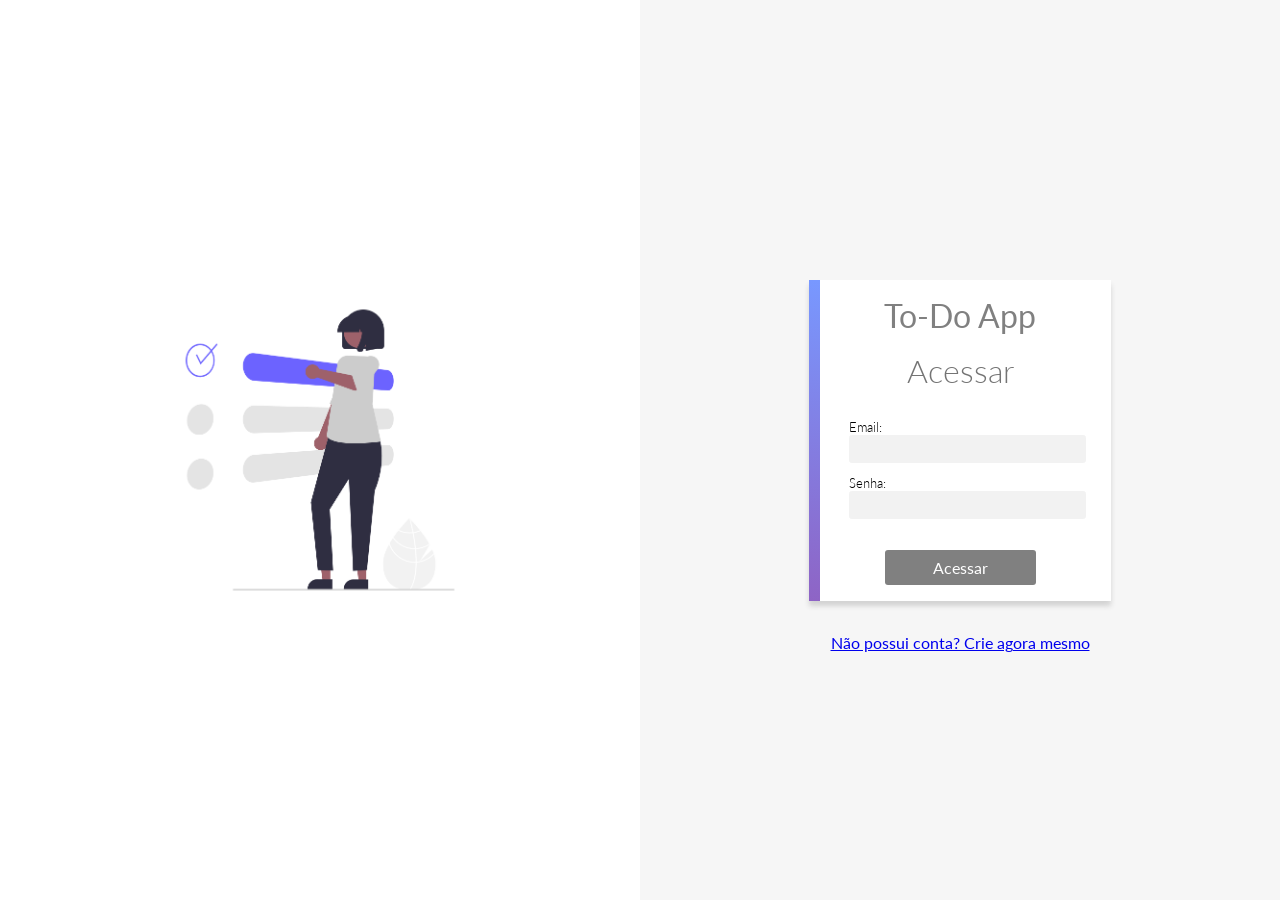
<file: index.html>
<!DOCTYPE html>
<html lang="pt-BR">
  <head>
    <meta charset="UTF-8" />
    <meta http-equiv="X-UA-Compatible" content="IE=edge" />
    <meta name="viewport" content="width=device-width, initial-scale=1.0" />
    <title>To-Do App</title>

    <!-- ---------------- estilos compartilhados entre login e signup ---------------- -->
    <link rel="stylesheet" href="styles/acesso.css" />
  </head>

  <body>
    <div class="left">
      <img src="assets/pessoa-login.png" alt="" />
    </div>

    <div class="right">
      <form>
        <div class="form-header">
          <p>To-Do App</p>
        </div>
        <h1>Acessar</h1>

        <label>
          Email:
          <input id="txtEmail" type="text" required />
        </label>
        <small id="erroEmail"></small>
        <label>
          Senha:
          <input id="txtSenha" type="password" required />
        </label>
        <small id="erroSenha"></small>

        <button type="submit" id="btnAcessar" disabled>Acessar</button>
      </form>
      <div class="ingressar">
        <a href="signup.html">Não possui conta? Crie agora mesmo</a>
      </div>
    </div>
    <!-- ---------------------- lógica aplicada no login ----------------------- -->
    <script src="scripts/login.js"></script>
  </body>
</html>
</file>
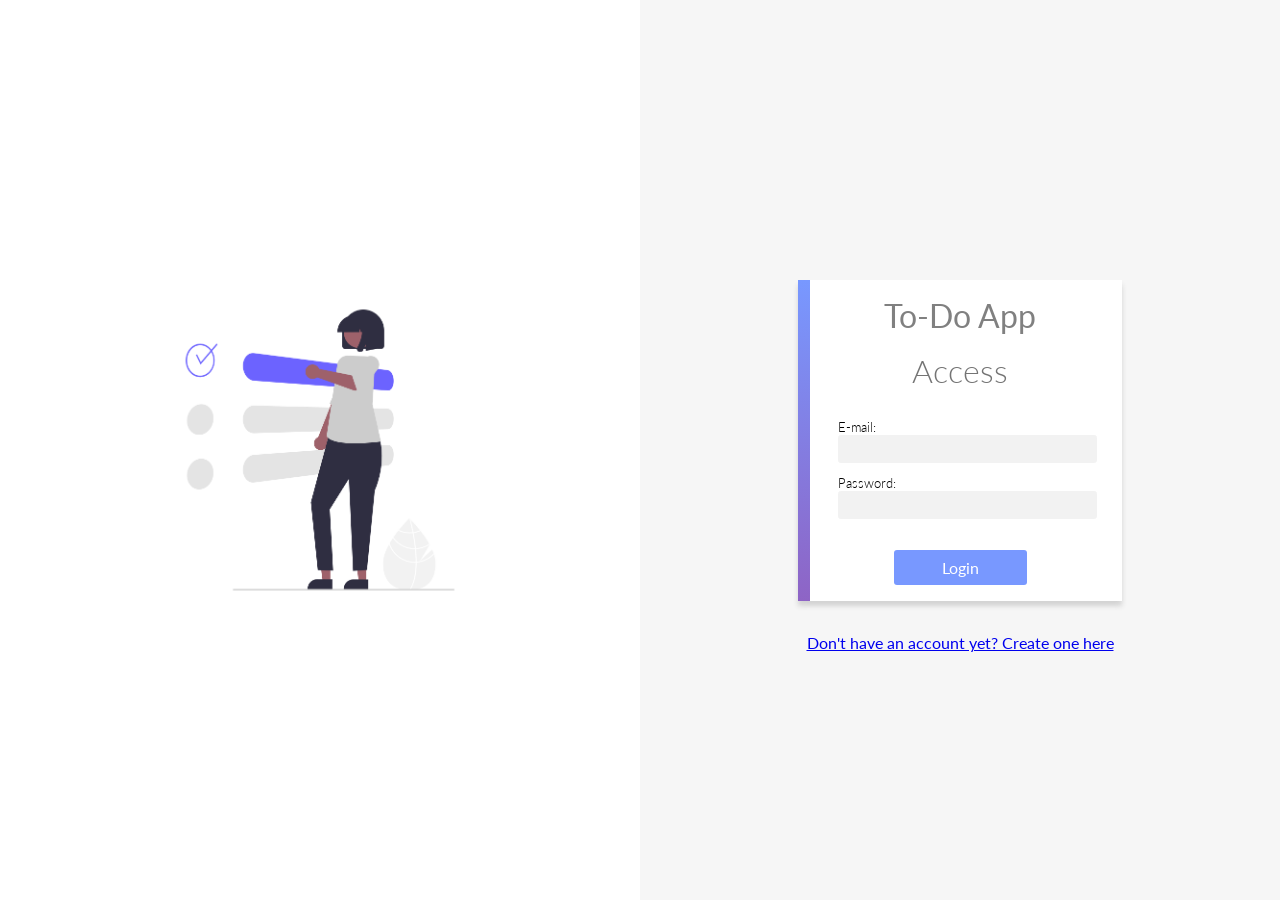
<file: ToDoAppDH.Front/index.html>
<!DOCTYPE html>
<html lang="pt-BR">
  <head>
    <meta charset="UTF-8" />
    <meta http-equiv="X-UA-Compatible" content="IE=edge" />
    <meta name="viewport" content="width=device-width, initial-scale=1.0" />
    <title>To-Do App</title>

    <!-- ---------------- estilos compartilhados entre login e signup ---------------- -->
    <link rel="stylesheet" href="styles/acesso.css" />
  </head>

  <div id="loader"></div> 

  <body>
    <div class="left">
      <img src="assets/pessoa-login.png" alt="" />
    </div>

    <div class="right">
      <form>
        <div class="form-header">
          <p>To-Do App</p>
        </div>
        <h1>Access</h1>

        <label>
          E-mail:
          <input id="txtEmail" type="text" required />
        </label>
        <small id="erroEmail"></small>
        <label>
          Password:
          <input id="txtSenha" type="password" required />
        </label>
        <small id="erroSenha"></small>

        <button type="submit" id="btnAcessar">Login</button>
      </form>
      <div class="ingressar">
        <a href="signup.html">Don't have an account yet? Create one here</a>
      </div>
    </div>
    <!-- ---------------------- lógica aplicada no login ----------------------- -->
    <script src="scripts/login.js"></script>
  </body>
</html>
</file>
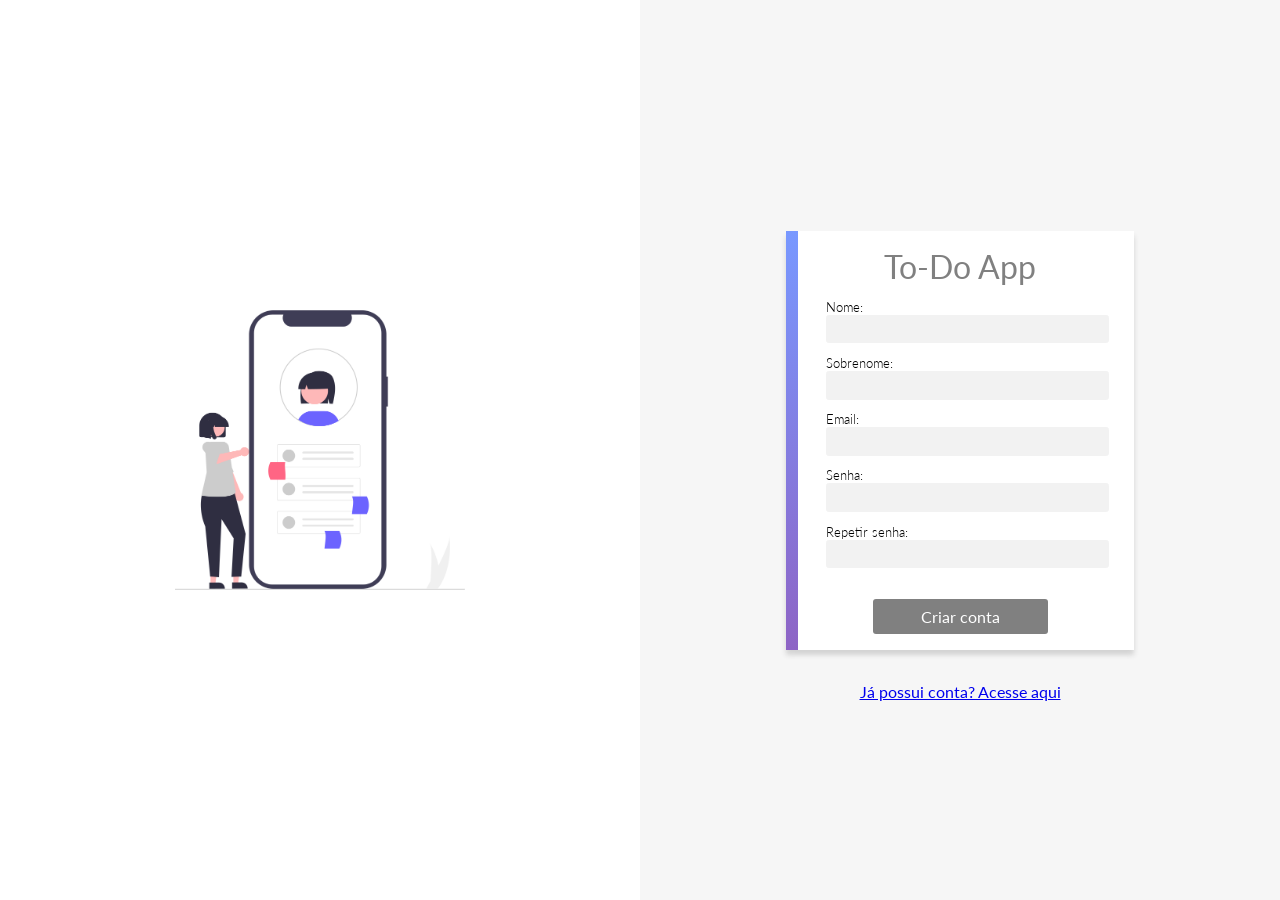
<file: signup.html>
<!DOCTYPE html>
<html lang="pt-BR">
  <head>
    <meta charset="UTF-8" />
    <meta http-equiv="X-UA-Compatible" content="IE=edge" />
    <meta name="viewport" content="width=device-width, initial-scale=1.0" />
    <title>To-Do App</title>

    <!-- ---------------- estilos compartilhados entre login e signup ---------------- -->
    <link rel="stylesheet" href="styles/acesso.css" />
  </head>

  <body>
    <div class="left">
      <img src="assets/pessoa-signup.png" alt="" />
    </div>
    <div class="right">
      <form>
        <div class="form-header">
          <p>To-Do App</p>
        </div>

        <label>
          Nome:
          <input type="text" id="txtNome" />
        </label>
        <small id="erroNome"></small>
        <label>
          Sobrenome:
          <input type="text" id="txtSobrenome" />
        </label>
        <small id="erroSobrenome"></small>
        <label>
          Email:
          <input type="text" id="txtEmail" />
        </label>
        <small id="erroEmail"></small>
        <label>
          Senha:
          <input type="password" id="txtSenha" />
        </label>
        <small id="erroSenha"></small>
        <label>
          Repetir senha:
          <input type="password" id="txtRepSenha" />
        </label>
        <small id="erroRepSenha"></small>

        <button id="btnCriar" type="submit" disabled>Criar conta</button>
      </form>
      <div class="ingressar">
        <a href="index.html">Já possui conta? Acesse aqui</a>
      </div>
    </div>

    <!-- ---------------------- lógica aplicada no registro -------------------- -->
    <script src="scripts/signup.js"></script>
  </body>
</html>
</file>
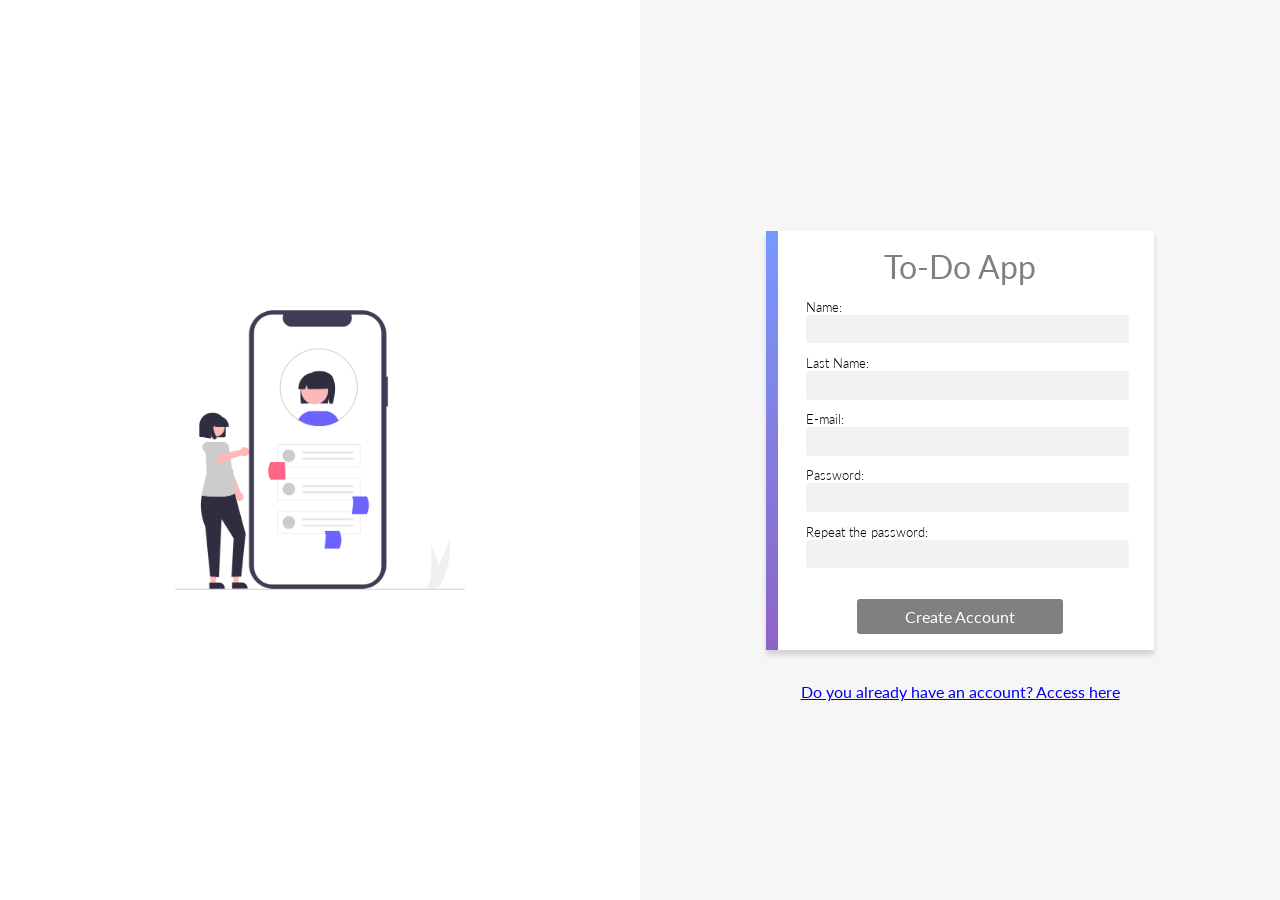
<file: ToDoAppDH.Front/signup.html>
<!DOCTYPE html>
<html lang="pt-BR">
  <head>
    <meta charset="UTF-8" />
    <meta http-equiv="X-UA-Compatible" content="IE=edge" />
    <meta name="viewport" content="width=device-width, initial-scale=1.0" />
    <title>To-Do App</title>

    <!-- ---------------- estilos compartilhados entre login e signup ---------------- -->
    <link rel="stylesheet" href="styles/acesso.css" />
  </head>
  
  <div id="loader"></div> 

  <body>
    <div class="left">
      <img src="assets/pessoa-signup.png" alt="" />
    </div>
    <div class="right">
      <form>
        <div class="form-header">
          <p>To-Do App</p>
        </div>

        <label>
          Name:
          <input type="text" id="txtNome" />
        </label>
        <small id="erroNome"></small>
        <label>
          Last Name:
          <input type="text" id="txtSobrenome" />
        </label>
        <small id="erroSobrenome"></small>
        <label>
          E-mail:
          <input type="text" id="txtEmail" />
        </label>
        <small id="erroEmail"></small>
        <label>
          Password:
          <input type="password" id="txtSenha" />
        </label>
        <small id="erroSenha"></small>
        <label>
          Repeat the password:
          <input type="password" id="txtRepSenha" />
        </label>
        <small id="erroRepSenha"></small>

        <button id="btnCriar" type="submit" disabled>Create Account</button>
      </form>
      <div class="ingressar">
        <a href="index.html">Do you already have an account? Access here</a>
      </div>
    </div>

    <!-- ---------------------- lógica aplicada no registro -------------------- -->
    <script src="scripts/signup.js"></script>
  </body>
</html>
</file>
<file: styles/acesso.css>
@import url("common.css");

body {
  display: flex;
}

h1 {
  color: rgb(116, 116, 116);
  font-weight: 300;
  margin: 0.5em 0;
}

form {
  position: relative;
  max-width: 26em;
  background-color: white;
  display: flex;
  align-items: center;
  flex-direction: column;
  margin: 2em auto;
  box-shadow: 0 5px 5px lightgrey;
  padding: 1em 2.5em;
  box-sizing: border-box;
}

form:after {
  position: absolute;
  content: "";
  width: 0.7em;
  height: 100%;
  top: 0;
  left: 0;
  background: linear-gradient(var(--primary), var(--secondary));
}

input {
  width: 100%;
  padding: 0.4em 0.5em;
  background-color: var(--app-grey);
  border: 1px solid var(--app-grey);
  border-radius: 0.2em;
}

input:focus {
  outline: none;
  border: 1px solid lightgrey;
}

label {
  width: 100%;
  font-weight: 300;
  margin-bottom: -0.1em;
  margin-top: 1em;
  font-size: 0.8em;
}

button {
  padding: 0.5em 3em;
  background-color: var(--primary);
  color: white;
  margin-top: 2em;
  font-weight: 400;
  font-size: 1em;
}

button:disabled {
  padding: 0.5em 3em;
  background-color: grey;
  color: white;
  margin-top: 2em;
  font-weight: 400;
  font-size: 1em;
  cursor: unset;
}

.form-header {
  color: grey;
  font-size: 2em;
}
.ingressar {
  text-align: center;
}
.left {
  width: 50%;
  background-color: white;
  text-align: center;
  display: flex;
  align-items: center;
  justify-content: center;
}
.left img {
  width: 60%;
}
.right {
  width: 50%;
  display: flex;
  flex-direction: column;
  align-items: center;
  justify-content: center;
}

small {
  color: red;
  text-justify: left;
  width: 100%;
  font-size: 12px;
}

.erro {
  border: red solid 2px;
}

.erro:focus {
  border: red solid 2px;
}

@media (max-width: 600px) {
  .left{
    display: none;
  }

  .right{
    width: 100%;
    display: block;
  }

  form{
    max-width: 100%;
    margin-left: 1em;
    margin-right: 1em;
  }

  input{
    min-height: 2em;
  }
}
</file>
<file: ToDoAppDH.Front/styles/acesso.css>
@import url("common.css");

body {
  display: flex;
}

h1 {
  color: rgb(116, 116, 116);
  font-weight: 300;
  margin: 0.5em 0;
}

form {
  position: relative;
  max-width: 26em;
  background-color: white;
  display: flex;
  align-items: center;
  flex-direction: column;
  margin: 2em auto;
  box-shadow: 0 5px 5px lightgrey;
  padding: 1em 2.5em;
  box-sizing: border-box;
}

form:after {
  position: absolute;
  content: "";
  width: 0.7em;
  height: 100%;
  top: 0;
  left: 0;
  background: linear-gradient(var(--primary), var(--secondary));
}

input {
  width: 100%;
  padding: 0.4em 0.5em;
  background-color: var(--app-grey);
  border: 1px solid var(--app-grey);
  border-radius: 0.2em;
}

input:focus {
  outline: none;
  border: 1px solid lightgrey;
}

label {
  width: 100%;
  font-weight: 300;
  margin-bottom: -0.1em;
  margin-top: 1em;
  font-size: 0.8em;
}

button {
  padding: 0.5em 3em;
  background-color: var(--primary);
  color: white;
  margin-top: 2em;
  font-weight: 400;
  font-size: 1em;
}

button:disabled {
  padding: 0.5em 3em;
  background-color: grey;
  color: white;
  margin-top: 2em;
  font-weight: 400;
  font-size: 1em;
  cursor: unset;
}

.form-header {
  color: grey;
  font-size: 2em;
}
.ingressar {
  text-align: center;
}
.left {
  width: 50vw;
  background-color: white;
  text-align: center;
  display: flex;
  align-items: center;
  justify-content: center;
}
.left img {
  width: 60%;
}
.right {
  width: 50vw;
  display: flex;
  flex-direction: column;
  align-items: center;
  justify-content: center;
}

small {
  color: red;
  text-justify: left;
  width: 100%;
  font-size: 12px;
}

.erro {
  border: red solid 2px;
}

.erro:focus {
  border: red solid 2px;
}

@media (max-width: 600px) {
  .left{
    display: none;
  }

  .right{
    width: 100%;
    display: block;
  }

  form{
    max-width: 100%;
    margin-left: 1em;
    margin-right: 1em;
  }

  input{
    min-height: 2em;
  }
}
</file>
